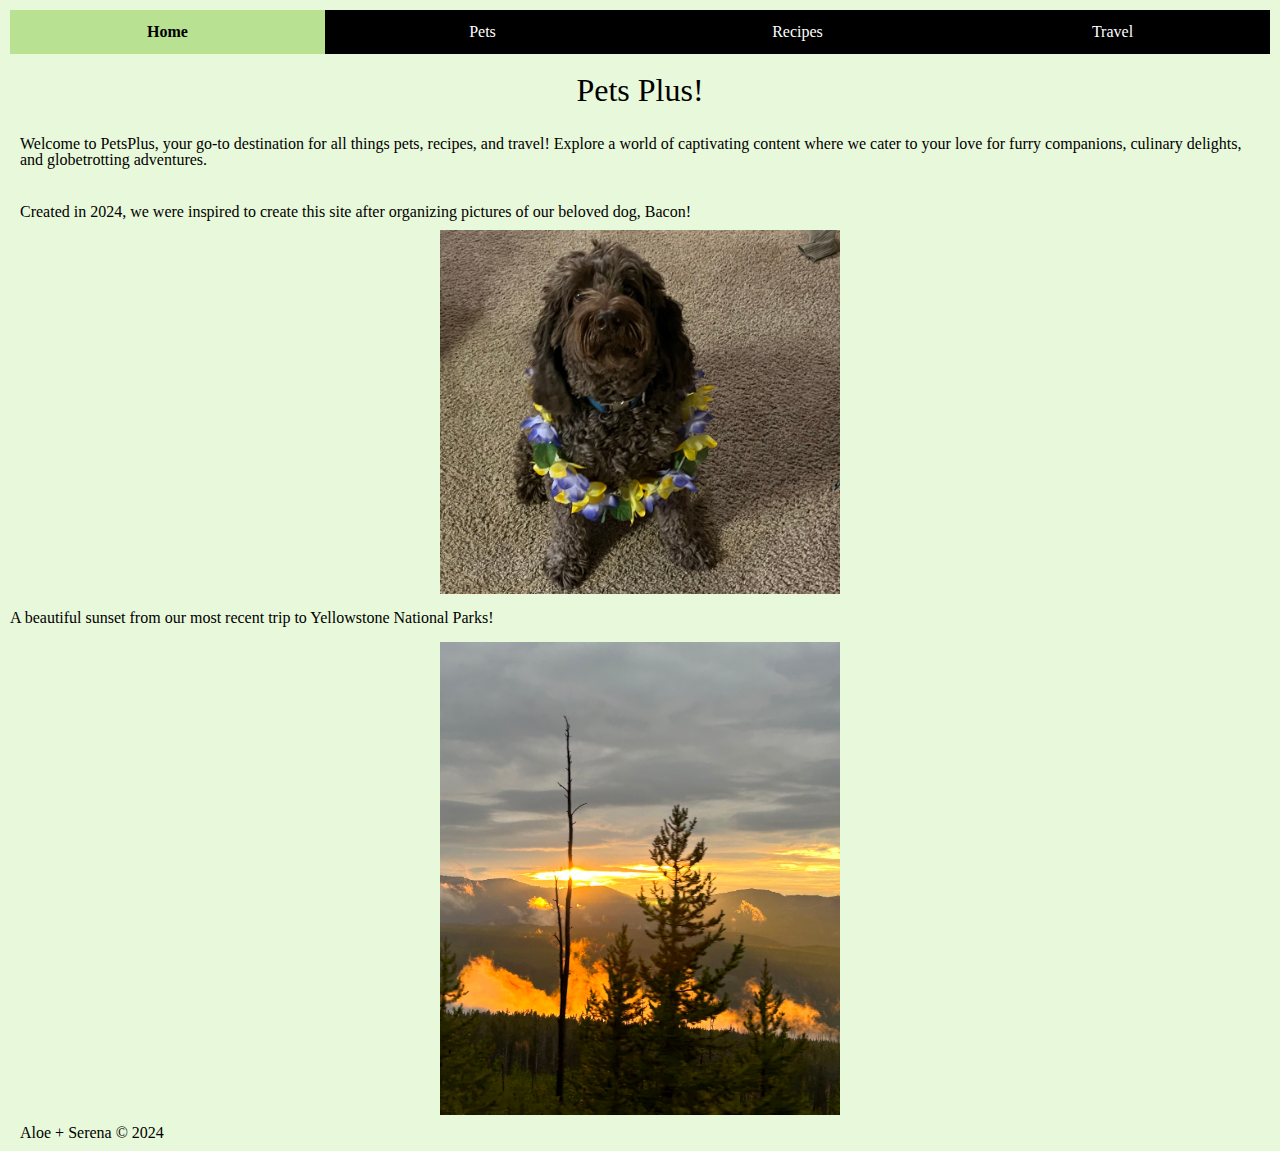
<file: index.html>
<!DOCTYPE html>
<html lang="en">
<head>
    <meta charset="UTF-8">
    <meta name="viewport" content="width=device-width, initial-scale=1.0">
    <title>PetsPlus</title>
    <link rel="stylesheet" href="css/html5reset.css">
    <link rel="stylesheet" href="css/style.css">
</head>
<body>
    <a href = "#main" class = "skip-to-main"> Skip to Main Content</a>
    <header>
        <nav class="navbar">
            <a class="selectedclass" href="index.html">Home</a>
            <a href="pets.html">Pets</a>
            <a href="recipes.html">Recipes</a>
            <a href="travel.html">Travel</a>
        </nav>
            </div>
        </div>
    <h1>Pets Plus!</h1>
        
    </header>
    <main id="main">
        <div>
            <p>Welcome to PetsPlus, your go-to destination for all things pets, recipes, and travel! Explore a world of captivating content where we cater to your love for furry companions, culinary delights, and globetrotting adventures. </p>
            <br>
        </div>

<div><p>Created in 2024, we were inspired to create this site after organizing pictures of our beloved dog, Bacon!</p></div>
<div></div><img src="images/bacon.jpg" width = "400" alt="Brown labradoodle wearing colorful lei"></div><br>

<div>A beautiful sunset from our most recent trip to Yellowstone National Parks!</div><br>
<img src="images/yellowstone_sunset.jpg" width = "400" alt= "a Golden orange sunset at yellowstone naational park.">
        <div></div>
        <div></div>
        <div></div>
    </main>
    <footer>
		<p> Aloe + Serena &copy; 2024</p>
	</footer>
</body>
</html>
</file>
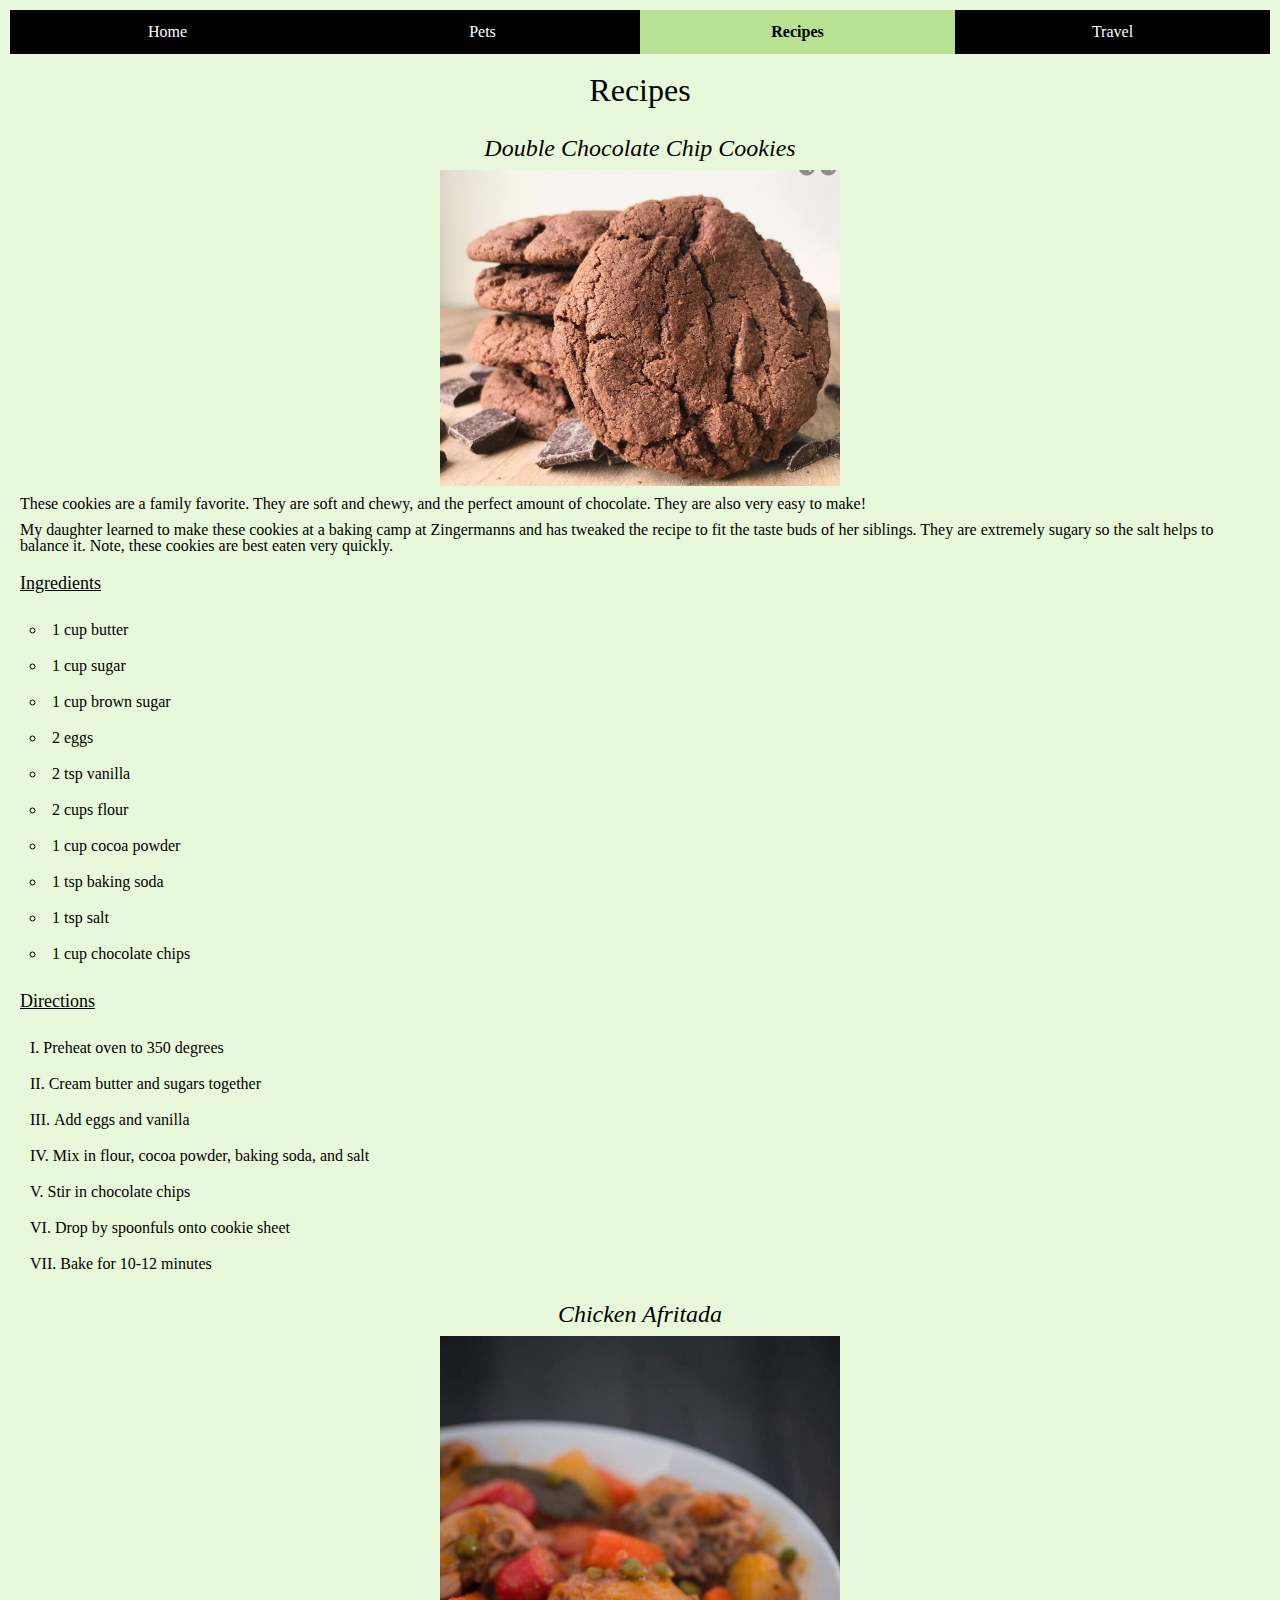
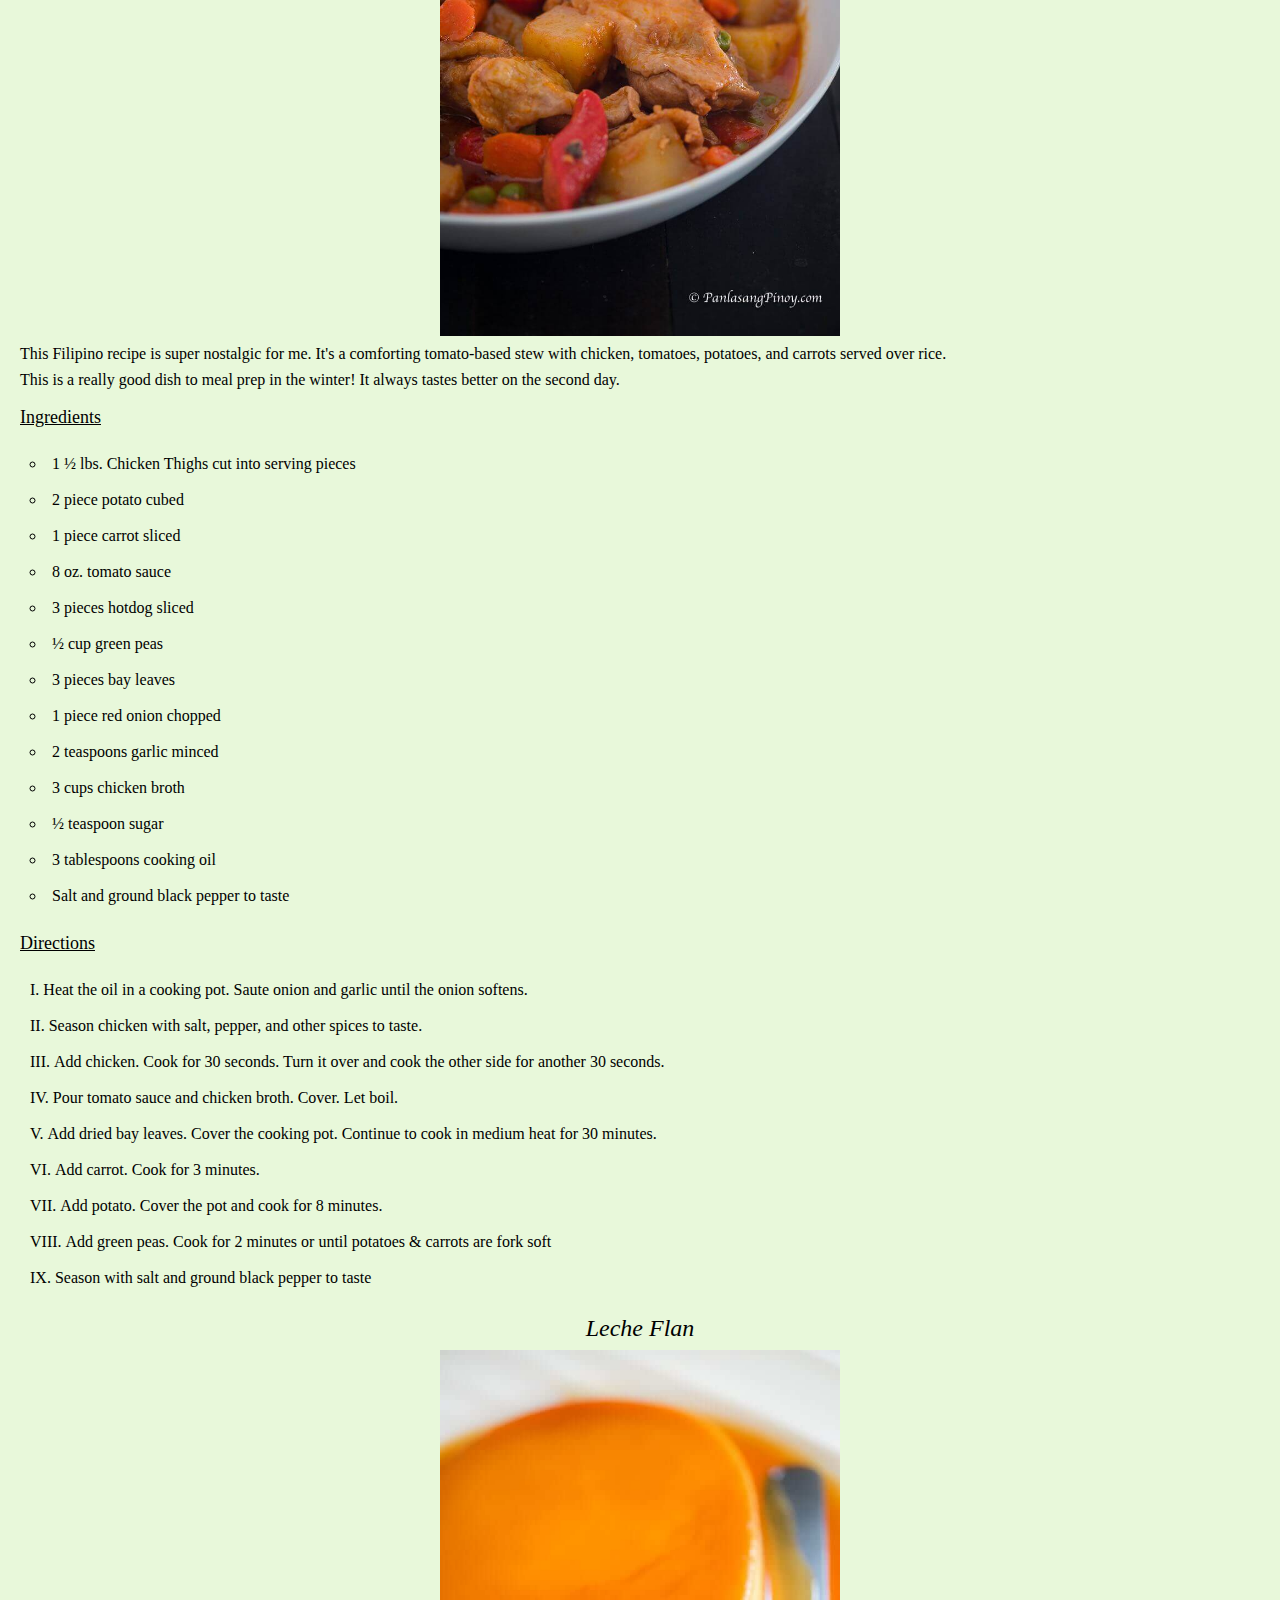
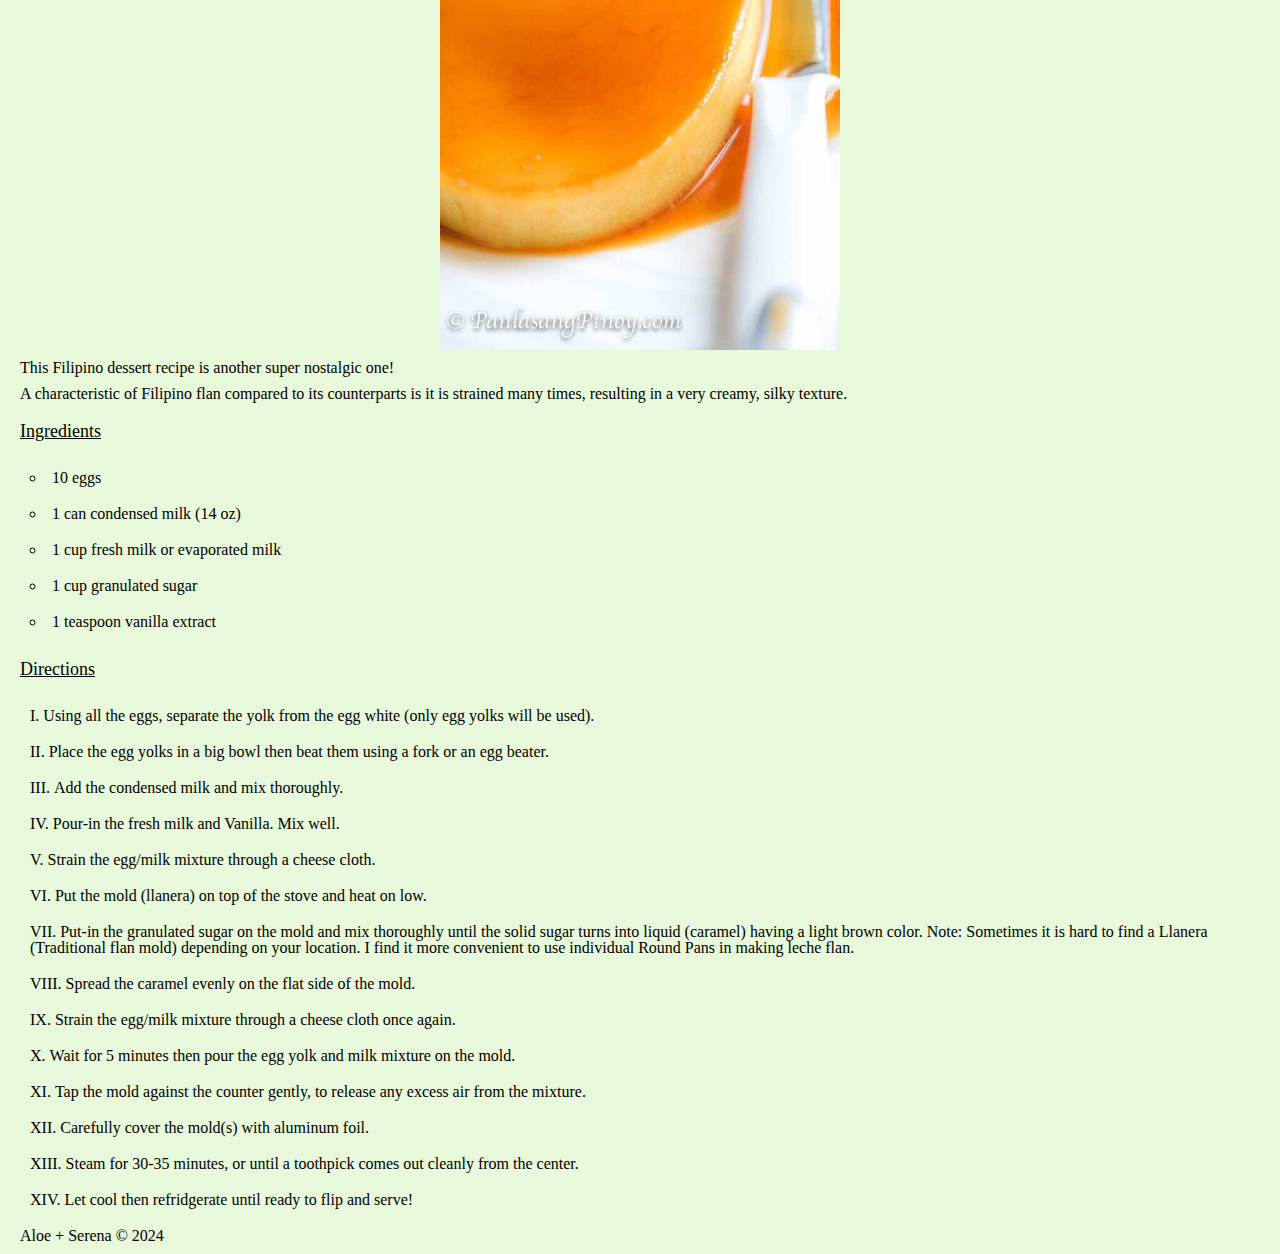
<file: recipes.html>
<!DOCTYPE html>
<html lang="en">
<head>
    <meta charset="UTF-8">
    <meta name="viewport" content="width=device-width, initial-scale=1.0">
    <title>Recipes</title>
    <link rel="stylesheet" href="css/html5reset.css">
    <link rel="stylesheet" href="css/style.css">
</head>
<body>
    <a href = "#main" class = "skip-to-main"> Skip to Main Content</a>
    <header>
        <nav class="navbar">
            <a href="index.html">Home</a>
            <a href="pets.html">Pets</a>
            <a class="selectedclass" href="recipes.html">Recipes</a>
            <a href="travel.html">Travel</a>
        </nav>
        
        </div>
        <h1>Recipes</h1>
    </header>
    <main id="main">
        <div class="Recipe">
            <h2>Double Chocolate Chip Cookies</h2>
            <img src="images/double_chocolate_cookies.png" width = "400" alt="A stack of double chocolate chip cookies with one facing outward">
            <p>These cookies are a family favorite. They are soft and chewy, and the perfect amount of chocolate. They are also very easy to make!</p>
            <p>My daughter learned to make these cookies at a baking camp at Zingermanns and has tweaked the recipe to fit the taste buds of her siblings.  They are extremely sugary so the salt helps to balance it.  Note, these cookies are best eaten very quickly.</p>

            <h3>Ingredients</h3>
                <ul>
                    <li>1 cup butter</li>
                    <li>1 cup sugar</li>
                    <li>1 cup brown sugar</li>
                    <li>2 eggs</li>
                    <li>2 tsp vanilla</li>
                    <li>2 cups flour</li>
                    <li>1 cup cocoa powder</li>
                    <li>1 tsp baking soda</li>
                    <li>1 tsp salt</li>
                    <li>1 cup chocolate chips</li>
                </ul>
            <h3>Directions</h3>
                <ol>
                    <li>Preheat oven to 350 degrees</li>
                    <li>Cream butter and sugars together</li>
                    <li>Add eggs and vanilla</li>
                    <li>Mix in flour, cocoa powder, baking soda, and salt</li>
                    <li>Stir in chocolate chips</li>
                    <li>Drop by spoonfuls onto cookie sheet</li>
                    <li>Bake for 10-12 minutes</li>
                </ol>
        </div>
        <div class="Recipe">
            <h2>Chicken Afritada</h2>
            <img src="images/ChickenAfritada.jpeg" width = "400" alt="A stew with chicken, tomatoes, potatoes, carrots, and peas.">
            <p>This Filipino recipe is super nostalgic for me. It's a comforting tomato-based stew with chicken, tomatoes, potatoes, and carrots served over rice.</p>
            <p>This is a really good dish to meal prep in the winter! It always tastes better on the second day.</p>

            <h3>Ingredients</h3>
                <ul>
                    <li>1 ½ lbs. Chicken Thighs cut into serving pieces</li>
                    <li>2 piece potato cubed</li>
                    <li>1 piece carrot sliced</li>
                    <li>8 oz. tomato sauce</li>
                    <li>3 pieces hotdog sliced</li>
                    <li>½ cup green peas</li>
                    <li>3 pieces bay leaves</li>
                    <li>1 piece red onion chopped</li>
                    <li>2 teaspoons garlic minced</li>
                    <li>3 cups chicken broth</li>
                    <li>½ teaspoon sugar</li>
                    <li>3 tablespoons cooking oil</li>
                    <li>Salt and ground black pepper to taste</li>
                </ul>
            <h3>Directions</h3>
                <ol>
                    <li>Heat the oil in a cooking pot. Saute onion and garlic until the onion softens.</li>
                    <li>Season chicken with salt, pepper, and other spices to taste.</li>
                    <li>Add chicken. Cook for 30 seconds. Turn it over and cook the other side for another 30 seconds.</li>
                    <li>Pour tomato sauce and chicken broth. Cover. Let boil.</li>
                    <li>Add dried bay leaves. Cover the cooking pot. Continue to cook in medium heat for 30 minutes.</li>
                    <li>Add carrot. Cook for 3 minutes.</li>
                    <li>Add potato. Cover the pot and cook for 8 minutes.</li>
                    <li>Add green peas. Cook for 2 minutes or until potatoes & carrots are fork soft</li>
                    <li>Season with salt and ground black pepper to taste</li>
                </ol>
        </div>
        <div class="Recipe">
            <h2>Leche Flan</h2>
            <img src="images/LecheFlan.jpeg" width = "400" alt="A photo of flan next to a knife.">
            <p>This Filipino dessert recipe is another super nostalgic one!</p>
            <p>A characteristic of Filipino flan compared to its counterparts is it is strained many times, resulting in a very creamy, silky texture.</p>

            <h3>Ingredients</h3>
                <ul>
                    <li>10 eggs</li>
                    <li>1 can condensed milk (14 oz)</li>
                    <li>1 cup fresh milk or evaporated milk</li>
                    <li>1 cup granulated sugar</li>
                    <li>1 teaspoon vanilla extract</li>
                </ul>
            <h3>Directions</h3>
                <ol>
                    <li>Using all the eggs, separate the yolk from the egg white (only egg yolks will be used).</li>
                    <li>Place the egg yolks in a big bowl then beat them using a fork or an egg beater.</li>
                    <li>Add the condensed milk and mix thoroughly.</li>
                    <li>Pour-in the fresh milk and Vanilla. Mix well.</li>
                    <li>Strain the egg/milk mixture through a cheese cloth.</li>
                    <li>Put the mold (llanera) on top of the stove and heat on low.</li>
                    <li>Put-in the granulated sugar on the mold and mix thoroughly until the solid sugar turns into liquid (caramel) having a light brown color. Note: Sometimes it is hard to find a Llanera (Traditional flan mold) depending on your location. I find it more convenient to use individual Round Pans in making leche flan.</li>
                    <li>Spread the caramel evenly on the flat side of the mold.</li>
                    <li>Strain the egg/milk mixture through a cheese cloth once again.</li>
                    <li>Wait for 5 minutes then pour the egg yolk and milk mixture on the mold.</li>
                    <li>Tap the mold against the counter gently, to release any excess air from the mixture.</li>
                    <li>Carefully cover the mold(s) with aluminum foil.</li>
                    <li>Steam for 30-35 minutes, or until a toothpick comes out cleanly from the center.</li>
                    <li>Let cool then refridgerate until ready to flip and serve!</li>
                </ol>
        </div>
    </main>
    <footer>
		<p>Aloe + Serena &copy; 2024</p>
	</footer>
</body>
</html>
</file>
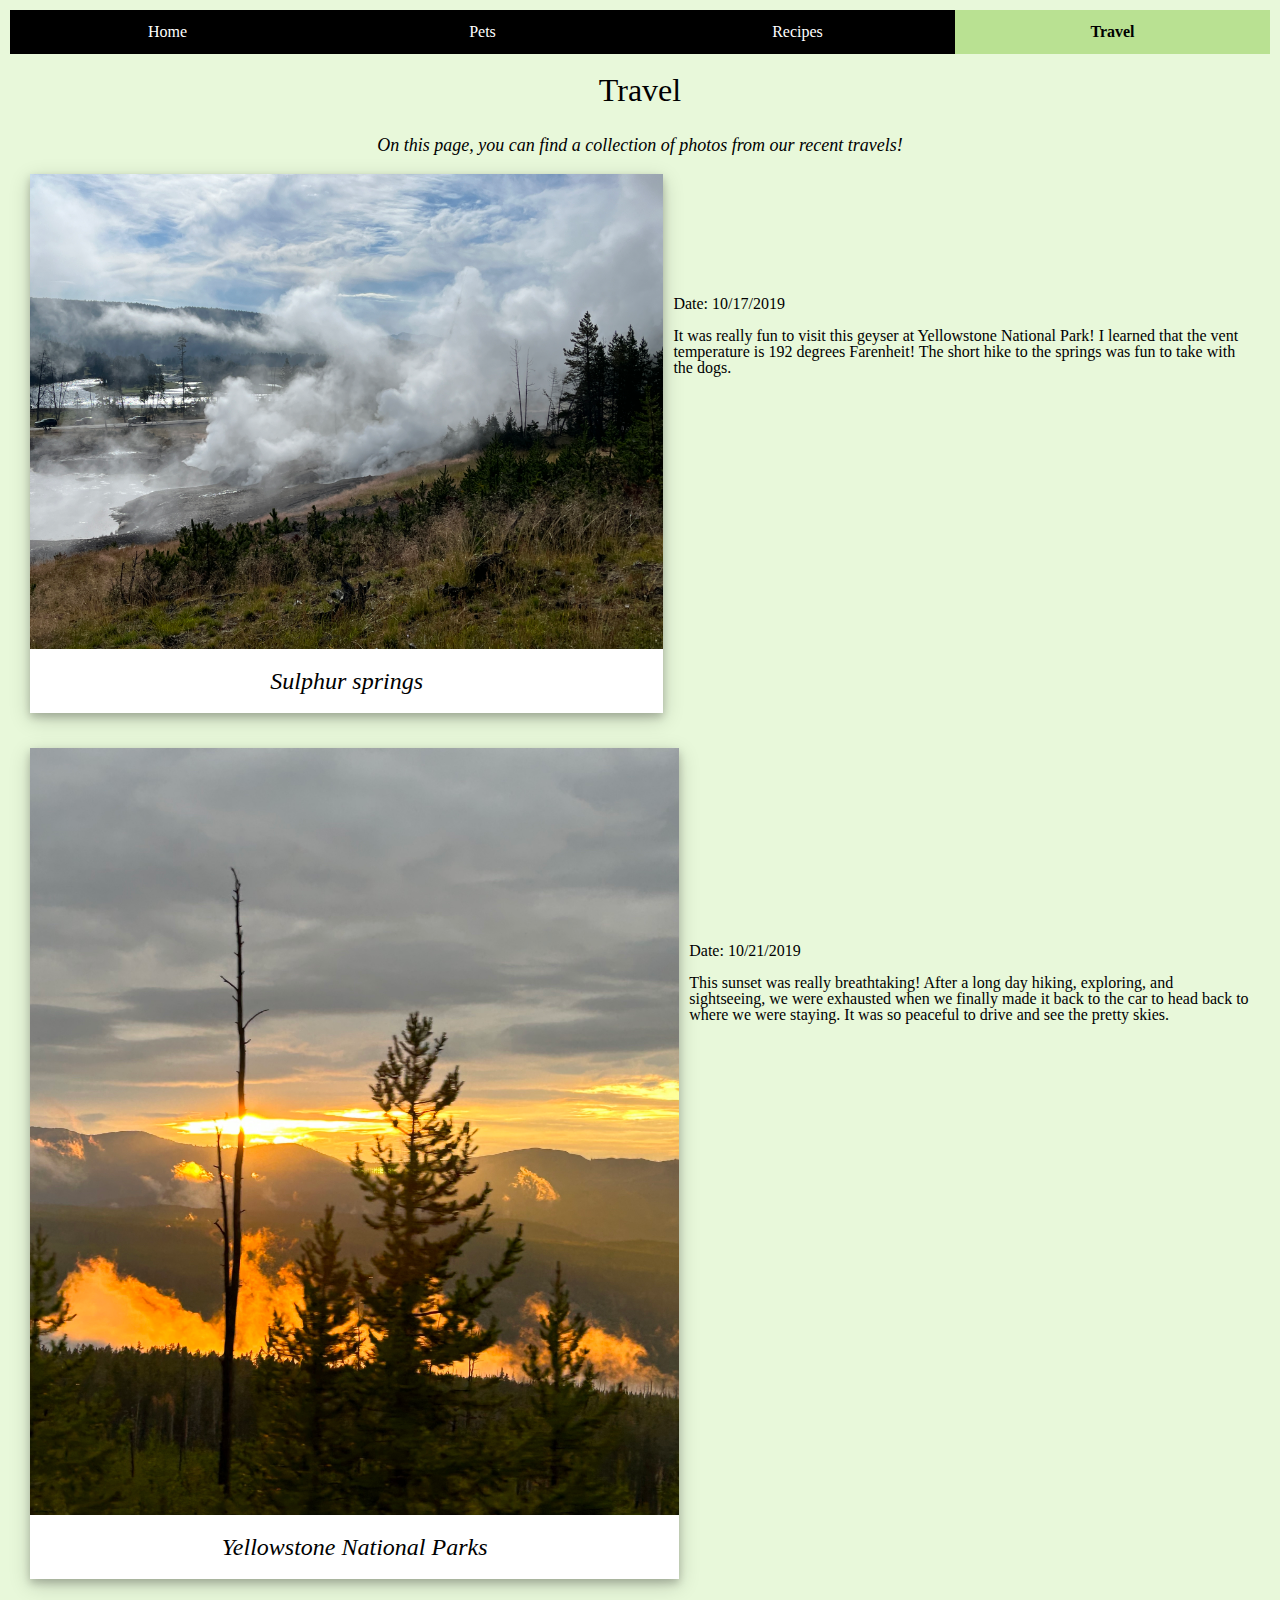
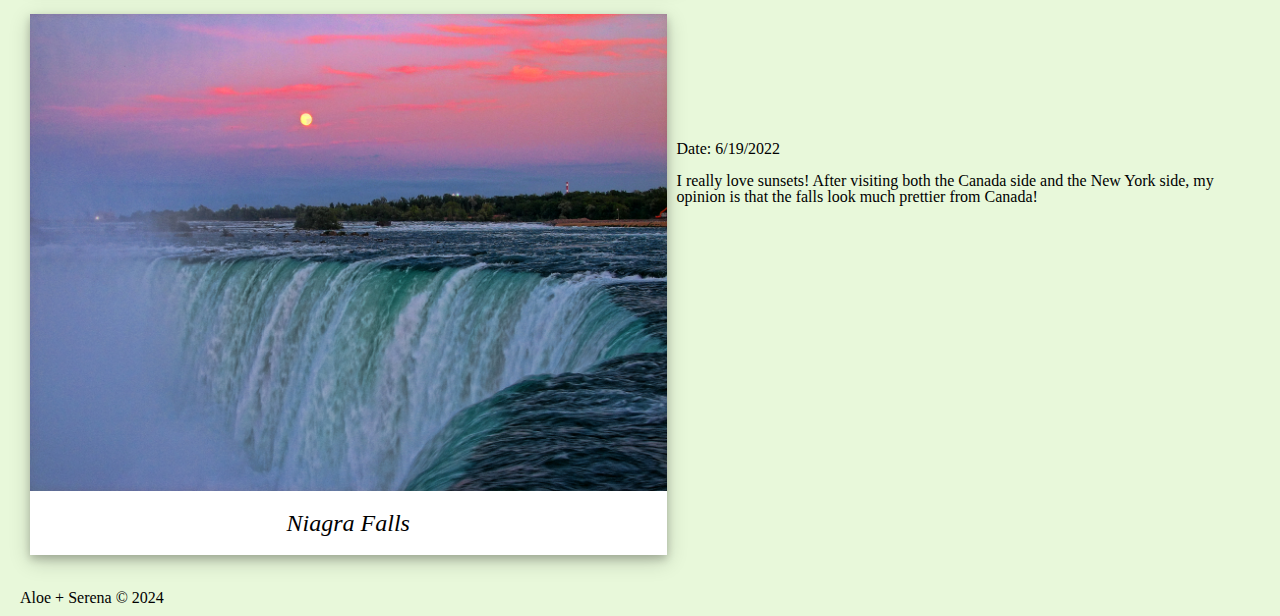
<file: travel.html>
<!DOCTYPE html>
<html lang="en">
<head>
    <meta charset="UTF-8">
    <meta http-equiv="X-UA-Compatible" content="IE=edge">
    <meta name="viewport" content="width=device-width, initial-scale=1.0">
    <title>Travel</title>
    <link rel="stylesheet" href="css/html5reset.css">
    <link rel="stylesheet" href="css/style.css">
</head>
<body>
    <a href = "#main" class = "skip-to-main"> Skip to Main Content</a>
    <header>
        <nav class="navbar">
            <a href="index.html">Home</a>
            <a href="pets.html">Pets</a>
            <a href="recipes.html">Recipes</a>
            <a class="selectedclass" href="travel.html">Travel</a>
        </nav>
            </div>
        </div>
        <h1>Travel</h1>
    </header>
        <main id="main">
            <div>
                <p class="subtitle">On this page, you can find a collection of photos from our recent travels!</p>
    
            </div>
            <div class="trip">
                <div class="polaroid">
                    <img src="images/yellowstone_sulphur_springs.JPG" width = "auto" alt="a photo of yellowstone park's sulphur springs, pictured froma nearby cliff">
                    <div class="container">
                        <h2>Sulphur springs</h2>
                    </div>
                </div>
                <div>
                    <p>Date: 10/17/2019 <br><br>It was really fun to visit this geyser at Yellowstone National Park! I learned that the vent temperature is 192 degrees Farenheit! The short hike to the springs was fun to take with the dogs. </p></div><br>
                </div>
            </div>

            <div class="trip">
                <div class="polaroid">
                    <img src="images/yellowstone_sunset.jpg" width = "auto" alt="a Golden orange sunset at yellowstone naational park.">
                    <div class="container">
                        <h2>Yellowstone National Parks</h2>
                    </div>
                </div>
                <div>
                    <p>Date: 10/21/2019 <br><br>This sunset was really breathtaking! After a long day hiking, exploring, and sightseeing, we were exhausted when we finally made it back to the car to head back to where we were staying. It was so peaceful to drive and see the pretty skies.</p></div><br>
                </div>
            </div>
            <!-- <h2>Yellowstone National Parks</h2>
            <div>A beautiful sunset from our most recent trip to Yellowstone National Parks!</div><br>
            <div><img src="images/yellowstone_sunset.jpg" width = "400" alt= "a Golden orange sunset at yellowstone naational park.">
            <p>This sunset was really breathtaking! After a long day hiking, exploring, and sightseeing, we were exhausted when we finally made it back to the car to head back to where we were staying. It was so peaceful to drive and see the pretty skies.</p></div> -->
            <div class="trip">
                <div class="polaroid">
                    <img src="images/Niagara_Falls_Sunset.jpg" width = "auto" alt= "a sunset with pink skies above the niagra falls.">
                    <div class="container">
                        <h2>Niagra Falls</h2>
                    </div>
                </div>
                <div>
                    <p>Date: 6/19/2022 <br><br>I really love sunsets! After visiting both the Canada side and the New York side, my opinion is that the falls look much prettier from Canada!</p></div><br>
                </div>
            </div>
            <!-- <h2>Niagra Falls</h2>
            <div>A beautiful sunset with cotton candy clouds above the top of the falls.</div><br>
            <div><img src="images/Niagara_Falls_Sunset.jpg" width = "400" alt= "a sunset with pink skies above the niagra falls.">
            <p>I really love sunsets! After visiting both the Canada side and the New York side, my opinion is that the falls look much prettier from Canada!</p></div>
            <div></div>
            <div></div>
            <div></div> -->
        </main>
        <footer>
            <p> Aloe + Serena &copy; 2024</p>
        </footer>
</body>
</html>
</file>
<file: css/style.css>
* {
    font-family: Didot
}

.navbar {
    display: flex;
    flex-direction: row;
    flex-wrap: wrap;
    justify-content: space-around;
    background-color: black;
}
.navbar a {
  color: white;
  flex: 1;
  padding: 14px 20px;
  text-decoration: none;
  text-align: center;
}

.navbar a:hover {
  background-color: #CFEBB6;
  color: black;
}

.navbar a:focus {
    background-color: #ddd;
    color: black;
    font-weight: bold;      
  }
@media screen and (max-width: 700px) {
  .navbar {   
    flex-direction: column;
  }
}
.skip-to-main{
    position: absolute;
	left: -1000px;
}

.skip-to-main:focus{
    position: static!important;
    overflow: visible;
    width: auto;
    height: auto;
    text-decoration: underline;
    color: rgb(5, 94, 202);
    background-color: rgb(226, 224, 224);
}

.navbar .selectedclass {
    background-color: #B9E192;
    color: black;
    font-weight: bold;
  }

h1{
    font-size: xx-large;
    text-align: center;
    padding: 20px;
}

h2{
  font-size: x-large;
  text-align: center;
  font-style: italic;
  padding: 10px
}

h3{
  font-size: large;
  padding: 10px;
  text-decoration: underline;
}
body{
  background-color: #e8f8da;
  margin: 10px
}

p{
  margin: 10px;
}

img {
  max-width: 100%;
  height: auto;
  display: block;
  margin-left: auto;
  margin-right: auto;
}

ul li{
    list-style-type: circle;
    display: list-item;
    list-style-position: inside;
    margin: 20px

}

ol li{
    list-style-type: upper-roman;
    display: list-item;
    list-style-position: inside;
    margin: 20px
}

div.polaroid {
  display: inline-block;
  background-color: white;
  box-shadow: 0 4px 8px 0 rgba(0, 0, 0, 0.2), 0 6px 20px 0 rgba(0, 0, 0, 0.19);
  margin-bottom: 25px;
  box-sizing: border-box;
  grid-row: 1 / 3;
}

div.container {
  width: auto;
  text-align: center;
  padding: 10px 20px;
}

.pet{
  display: grid;
  box-sizing: border-box;
  grid-template-columns: auto auto;
  align-items: center;
  margin: 10px 10px 10px 20px
}

.gallery{
  display: grid;
  box-sizing: border-box;
  grid-template-columns: auto auto auto auto;
  margin: 10px 10px 40px 10px
}

.gallery h3{
  grid-column: 1 / 5;
}

.subtitle{
  text-align: center;
  font-size: large;
  font-style: italic;
  margin-bottom: 20px;
}

.trip{
  display: grid;
  box-sizing: border-box;
  grid-template-columns: auto auto;
  align-items: center;
  justify-content: center;
  margin: 10px 10px 10px 20px
}


@media screen and (max-width: 700px) {
  .pet {   
    display: grid;
    grid-template-columns: auto;
  }
}

@media screen and (max-width: 700px) {
  .gallery {   
  display:contents
  }
}

/* @media (prefers-reduced-motion: reduce) {
  target_attribute {
  }
}

@media (prefers-reduced-motion: no-preference) {
  target_attribute {
  }
} */
</file>
